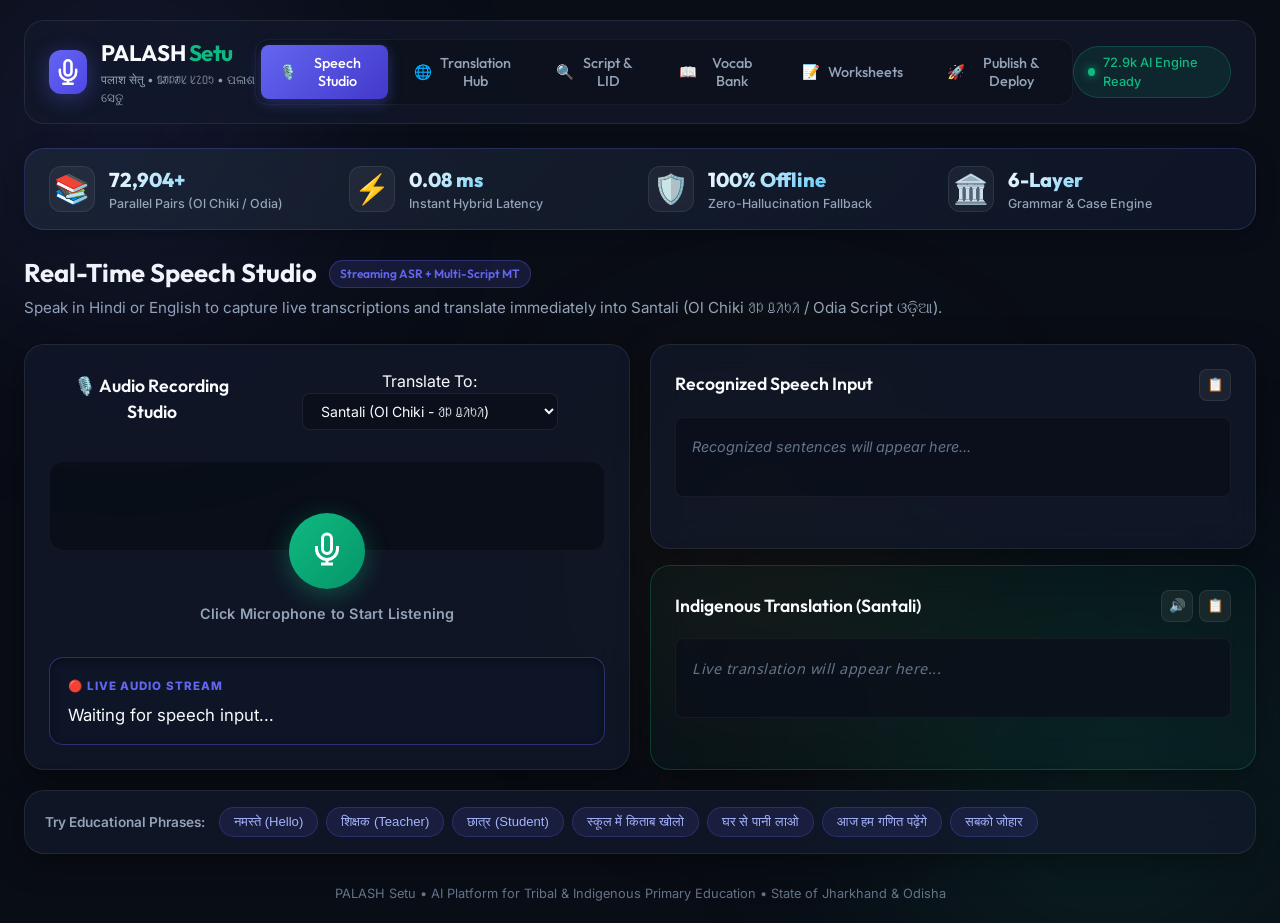
<file: index.html>
<!DOCTYPE html>
<html lang="en">
<head>
    <meta charset="UTF-8">
    <meta name="viewport" content="width=device-width, initial-scale=1.0">
    <title>PALASH Setu - Indigenous Language AI Education Platform</title>
    <meta name="description" content="Offline AI Bridge for Primary Tribal Education in Santali (Ol Chiki & Odia Script), Mundari, Ho, Hindi, and English. Real-time ASR, Translation, Script Transducer, and Worksheets.">
    <!-- Google Fonts: Outfit, Inter, Noto Sans Ol Chiki, Noto Sans Oriya -->
    <link rel="preconnect" href="https://fonts.googleapis.com">
    <link rel="preconnect" href="https://fonts.gstatic.com" crossorigin>
    <link href="https://fonts.googleapis.com/css2?family=Inter:wght@300;400;500;600;700&family=Noto+Sans+Ol+Chiki:wght@400;600;700&family=Noto+Sans+Oriya:wght@400;600;700&family=Outfit:wght@400;500;600;700;800&display=swap" rel="stylesheet">
    <link rel="stylesheet" href="style.css">
</head>
<body>
    <div class="app-container">
        <!-- Ambient Background Glows -->
        <div class="glow-bg glow-1"></div>
        <div class="glow-bg glow-2"></div>
        <div class="glow-bg glow-3"></div>

        <!-- Top Header Navbar -->
        <header class="navbar">
            <div class="brand">
                <div class="logo-icon">
                    <svg width="28" height="28" viewBox="0 0 24 24" fill="none" stroke="currentColor" stroke-width="2.2" stroke-linecap="round" stroke-linejoin="round">
                        <path d="M12 2a3 3 0 0 0-3 3v7a3 3 0 0 0 6 0V5a3 3 0 0 0-3-3z"></path>
                        <path d="M19 10v2a7 7 0 0 1-14 0v-2"></path>
                        <line x1="12" y1="19" x2="12" y2="22"></line>
                        <line x1="8" y1="22" x2="16" y2="22"></line>
                    </svg>
                </div>
                <div class="brand-text">
                    <h1>PALASH <span class="highlight">Setu</span></h1>
                    <span class="tagline">पलाश सेतु • ᱯᱟᱞᱟᱥ ᱥᱮᱛᱩ • ପଳାଶ ସେତୁ</span>
                </div>
            </div>

            <nav class="nav-tabs" role="tablist">
                <button class="nav-btn active" id="tab-asr-btn" data-tab="tab-asr" role="tab">
                    <span class="icon">🎙️</span> Speech Studio
                </button>
                <button class="nav-btn" id="tab-mt-btn" data-tab="tab-mt" role="tab">
                    <span class="icon">🌐</span> Translation Hub
                </button>
                <button class="nav-btn" id="tab-lid-btn" data-tab="tab-lid" role="tab">
                    <span class="icon">🔍</span> Script & LID
                </button>
                <button class="nav-btn" id="tab-dict-btn" data-tab="tab-dict" role="tab">
                    <span class="icon">📖</span> Vocab Bank
                </button>
                <button class="nav-btn" id="tab-worksheet-btn" data-tab="tab-worksheet" role="tab">
                    <span class="icon">📝</span> Worksheets
                </button>
                <button class="nav-btn" id="tab-publish-btn" data-tab="tab-publish" role="tab">
                    <span class="icon">🚀</span> Publish & Deploy
                </button>
            </nav>

            <div class="header-right">
                <div class="status-pill" id="system-status">
                    <span class="status-dot online"></span>
                    <span class="status-text" id="status-label">72.9k AI Engine Ready</span>
                </div>
            </div>
        </header>

        <!-- Metrics & Stats Ribbon -->
        <div class="stats-ribbon glass-card">
            <div class="stat-item">
                <span class="stat-icon">📚</span>
                <div>
                    <div class="stat-value">72,904+</div>
                    <div class="stat-label">Parallel Pairs (Ol Chiki / Odia)</div>
                </div>
            </div>
            <div class="stat-item">
                <span class="stat-icon">⚡</span>
                <div>
                    <div class="stat-value">0.08 ms</div>
                    <div class="stat-label">Instant Hybrid Latency</div>
                </div>
            </div>
            <div class="stat-item">
                <span class="stat-icon">🛡️</span>
                <div>
                    <div class="stat-value">100% Offline</div>
                    <div class="stat-label">Zero-Hallucination Fallback</div>
                </div>
            </div>
            <div class="stat-item">
                <span class="stat-icon">🏛️</span>
                <div>
                    <div class="stat-value">6-Layer</div>
                    <div class="stat-label">Grammar & Case Engine</div>
                </div>
            </div>
        </div>

        <!-- Main Content Body -->
        <main class="main-content">

            <!-- TAB 1: SPEECH STUDIO (ASR + LIVE TRANSLATION) -->
            <section class="tab-pane active" id="tab-asr" role="tabpanel">
                <div class="pane-header">
                    <h2>Real-Time Speech Studio <span class="badge">Streaming ASR + Multi-Script MT</span></h2>
                    <p>Speak in Hindi or English to capture live transcriptions and translate immediately into Santali (Ol Chiki ᱚᱞ ᱪᱤᱠᱤ / Odia Script ଓଡ଼ିଆ).</p>
                </div>

                <div class="asr-grid">
                    <!-- Audio Control & Waveform Panel -->
                    <div class="glass-card mic-card">
                        <div class="card-header">
                            <span class="card-title">🎙️ Audio Recording Studio</span>
                            <div class="lang-selector">
                                <label for="target-lang-asr">Translate To:</label>
                                <select id="target-lang-asr" class="custom-select">
                                    <option value="sat_Olck" selected>Santali (Ol Chiki - ᱚᱞ ᱪᱤᱠᱤ)</option>
                                    <option value="sat_Orya">Santali (Odia Script - ଓଡ଼ିଆ ଲିପି)</option>
                                    <option value="eng_Latn">English (Latin)</option>
                                    <option value="unr_Deva">Mundari (Devanagari)</option>
                                    <option value="hoc_Deva">Ho (Devanagari)</option>
                                </select>
                            </div>
                        </div>

                        <div class="mic-visualizer-container">
                            <canvas id="audio-wave-canvas" width="600" height="120"></canvas>
                            <button id="record-btn" class="mic-btn" aria-label="Toggle Microphone">
                                <div class="mic-icon-wrapper">
                                    <svg class="mic-svg" width="36" height="36" viewBox="0 0 24 24" fill="none" stroke="currentColor" stroke-width="2">
                                        <path d="M12 2a3 3 0 0 0-3 3v7a3 3 0 0 0 6 0V5a3 3 0 0 0-3-3z"></path>
                                        <path d="M19 10v2a7 7 0 0 1-14 0v-2"></path>
                                        <line x1="12" y1="19" x2="12" y2="22"></line>
                                        <line x1="8" y1="22" x2="16" y2="22"></line>
                                    </svg>
                                </div>
                                <span class="mic-pulse-ring"></span>
                            </button>
                            <span class="mic-status-label" id="mic-status-label">Click Microphone to Start Listening</span>
                        </div>

                        <!-- Live Transcript Preview -->
                        <div class="live-preview-box">
                            <span class="live-badge">🔴 LIVE AUDIO STREAM</span>
                            <p class="live-text" id="live-text-stream">Waiting for speech input...</p>
                        </div>
                    </div>

                    <!-- Dual Output Pane (Hindi ASR + Indigenous Translation) -->
                    <div class="dual-output-container">
                        <!-- Recognized Hindi Transcript -->
                        <div class="glass-card output-card">
                            <div class="card-header">
                                <span class="card-title">Recognized Speech Input</span>
                                <button class="action-icon-btn" id="copy-hindi-btn" title="Copy Text">📋</button>
                            </div>
                            <div class="output-content" id="asr-hindi-output">
                                <span class="placeholder-text">Recognized sentences will appear here...</span>
                            </div>
                        </div>

                        <!-- Instant Translated Output -->
                        <div class="glass-card output-card target-output-card">
                            <div class="card-header">
                                <span class="card-title">Indigenous Translation (Santali)</span>
                                <div class="action-btn-group">
                                    <button class="action-icon-btn" id="tts-btn" title="Listen Audio (TTS)">🔊</button>
                                    <button class="action-icon-btn" id="copy-target-btn" title="Copy Translation">📋</button>
                                </div>
                            </div>
                            <div class="output-content ol-chiki-display" id="mt-target-output">
                                <span class="placeholder-text">Live translation will appear here...</span>
                            </div>
                        </div>
                    </div>
                </div>

                <!-- Sample Audio Quick Prompts -->
                <div class="quick-prompts-bar glass-card">
                    <span class="prompts-title">Try Educational Phrases:</span>
                    <div class="chip-group">
                        <button class="prompt-chip" data-phrase="नमस्ते">नमस्ते (Hello)</button>
                        <button class="prompt-chip" data-phrase="शिक्षक">शिक्षक (Teacher)</button>
                        <button class="prompt-chip" data-phrase="छात्र">छात्र (Student)</button>
                        <button class="prompt-chip" data-phrase="स्कूल में किताब खोलो">स्कूल में किताब खोलो</button>
                        <button class="prompt-chip" data-phrase="घर से पानी लाओ">घर से पानी लाओ</button>
                        <button class="prompt-chip" data-phrase="आज हम गणित पढ़ेंगे">आज हम गणित पढ़ेंगे</button>
                        <button class="prompt-chip" data-phrase="सबको जोहार">सबको जोहार</button>
                    </div>
                </div>
            </section>


            <!-- TAB 2: TRANSLATION HUB -->
            <section class="tab-pane" id="tab-mt" role="tabpanel">
                <div class="pane-header">
                    <h2>Grammar-Aware Translation Hub</h2>
                    <p>Sub-millisecond translation across 72,900+ parallel sentences with full Ol Chiki & Odia script support.</p>
                </div>

                <div class="mt-workspace">
                    <div class="glass-card mt-card">
                        <div class="mt-card-header">
                            <select id="mt-src-lang" class="custom-select">
                                <option value="hin_Deva" selected>Hindi (हिन्दी)</option>
                                <option value="eng_Latn">English (English)</option>
                            </select>
                            <button class="swap-lang-btn" id="swap-langs" title="Swap Languages">⇄</button>
                            <select id="mt-tgt-lang" class="custom-select">
                                <option value="sat_Olck" selected>Santali (Ol Chiki - ᱚᱞ ᱪᱤᱠᱤ)</option>
                                <option value="sat_Orya">Santali (Odia Script - ଓଡ଼ିଆ ଲିପି)</option>
                                <option value="eng_Latn">English (Latin)</option>
                                <option value="unr_Deva">Mundari (Devanagari)</option>
                                <option value="hoc_Deva">Ho (Devanagari)</option>
                            </select>
                        </div>

                        <div class="mt-boxes-grid">
                            <div class="mt-input-wrapper">
                                <textarea id="mt-input-text" placeholder="Type or paste text here (e.g. स्कूल में किताब खोलो, घर से पानी लाओ, आज हम गणित पढ़ेंगे)..." rows="6"></textarea>
                                <div class="char-count"><span id="char-num">0</span> chars</div>
                            </div>

                            <div class="mt-output-wrapper">
                                <div id="mt-result-text" class="mt-result-area ol-chiki-display">
                                    <span class="placeholder-text">Translation result will be displayed here...</span>
                                </div>
                                <div class="mt-meta-info" id="mt-meta-info">
                                    <span class="meta-badge" id="mt-mode-badge">Hybrid 6-Layer Engine</span>
                                    <span class="meta-badge" id="mt-confidence-badge" style="background: rgba(99,102,241,0.2); color:#A5B4FC;">Confidence: --%</span>
                                    <span class="meta-latency" id="mt-latency">Latency: -- ms</span>
                                </div>
                            </div>
                        </div>

                        <div class="mt-action-bar" style="display: flex; gap: 10px; flex-wrap: wrap;">
                            <button id="translate-btn" class="primary-btn">
                                <span class="icon">✨</span> Translate Now
                            </button>
                            <button id="mt-voice-btn" class="secondary-btn" title="Speak using your microphone">
                                <span class="icon">🎙️</span> Voice Input
                            </button>
                            <button id="clear-mt-btn" class="secondary-btn">Clear</button>
                        </div>
                    </div>

                    <!-- Continuous Learning: Teach Model Box -->
                    <div class="glass-card" style="margin-top: 20px;">
                        <h3 style="font-family: var(--font-heading); font-size: 1.1rem; margin-bottom: 8px;">🧠 Continuous Learning & Vocabulary Memory</h3>
                        <p style="color: var(--text-secondary); font-size: 0.85rem; margin-bottom: 14px;">Teach the engine any new word or phrase in Ol Chiki or Odia script. It adapts immediately without retraining.</p>
                        <div style="display: flex; gap: 12px; flex-wrap: wrap; align-items: center;">
                            <div style="position: relative; flex: 1; min-width: 160px;">
                                <input type="text" id="learn-hindi-input" class="custom-input" placeholder="Source phrase (e.g. कंप्यूटर)" style="width: 100%; padding-right: 36px;">
                                <button id="learn-voice-btn" class="action-icon-btn" style="position: absolute; right: 4px; top: 50%; transform: translateY(-50%); width: 28px; height: 28px;" title="Speak word">🎙️</button>
                            </div>
                            <input type="text" id="learn-santali-input" class="custom-input ol-chiki-display" placeholder="Santali (e.g. ᱥᱟᱝᱜᱤᱧ ᱚᱞ or ସାଙ୍ଗିଞ୍ଜ ଅଲ)" style="flex: 1; min-width: 160px;">
                            <select id="learn-target-script" class="custom-select" style="max-width: 140px;">
                                <option value="sat_Olck">Ol Chiki</option>
                                <option value="sat_Orya">Odia Script</option>
                            </select>
                            <button id="learn-submit-btn" class="primary-btn" style="padding: 8px 18px;">
                                💡 Teach Model
                            </button>
                        </div>
                        <div id="learn-feedback-msg" style="margin-top: 10px; font-size: 0.85rem;"></div>
                    </div>
                </div>
            </section>


            <!-- TAB 3: SCRIPT & DIALECT LID CLASSIFIER -->
            <section class="tab-pane" id="tab-lid" role="tabpanel">
                <div class="pane-header">
                    <h2>Santali vs Odia Script Classifier & Transducer</h2>
                    <p>Designed for the Mayurbhanj & Northern Odisha border regions to accurately distinguish Santali written in Odia script (<code>sat</code>) from Standard Odia (<code>ori</code>) and transduce between scripts.</p>
                </div>

                <div class="asr-grid">
                    <!-- LID Classification Card -->
                    <div class="glass-card">
                        <div class="card-header">
                            <span class="card-title">🔍 Language Identification (sat vs ori)</span>
                            <span class="badge" style="background: rgba(16,185,129,0.2); color: #34D399;">Mayurbhanj NLP</span>
                        </div>
                        <p style="color: var(--text-secondary); font-size: 0.85rem; margin-bottom: 12px;">Paste Odia script text below to detect if it is Santali or Standard Odia:</p>
                        
                        <textarea id="lid-input-text" class="custom-input odia-display" rows="4" placeholder="Paste Odia text (e.g. ଆମ ଓଲଗ ପଢ଼ହବ ଏମ ବଦୟ ସେ? or ବିଶେଷ କରି ଦକ୍ଷିଣ ଓଡିଶା ଓ ଉତ୍ତର ଓଡିଶାରେ ବର୍ଷା ହେବାର ସମ୍ଭାବନା ରହିଛି)..."></textarea>

                        <div style="display: flex; gap: 10px; margin-top: 12px; flex-wrap: wrap;">
                            <button id="lid-classify-btn" class="primary-btn">
                                🔬 Detect Language
                            </button>
                            <button class="secondary-btn lid-sample-btn" data-sample="ଆମ ଓଲଗ ପଢ଼ହବ ଏମ ବଦୟ ସେ?">
                                Sample 1 (Santali)
                            </button>
                            <button class="secondary-btn lid-sample-btn" data-sample="ଆପେ ଏତୁ ଋଣିଜ ମଜ଼ାଯହିଁ ଗୋମକେଡୋ ଅକୋୟ ?">
                                Sample 2 (Santali)
                            </button>
                            <button class="secondary-btn lid-sample-btn" data-sample="ବିଶେଷ କରି ଦକ୍ଷିଣ ଓଡିଶା ଓ ଉତ୍ତର ଓଡିଶାରେ ବର୍ଷା ହେବାର ସମ୍ଭାବନା ରହିଛି">
                                Sample 3 (Odia)
                            </button>
                        </div>

                        <!-- Classification Result Box -->
                        <div id="lid-result-box" style="margin-top: 18px; padding: 16px; border-radius: 12px; background: rgba(15,23,42,0.6); border: 1px solid rgba(255,255,255,0.08); display: none;">
                            <div style="display: flex; justify-content: space-between; align-items: center; margin-bottom: 8px;">
                                <div style="font-size: 1.1rem; font-weight: 700;" id="lid-detected-lang">Detected: --</div>
                                <div class="badge" id="lid-confidence-pill">Confidence: --%</div>
                            </div>
                            <p style="color: var(--text-secondary); font-size: 0.9rem; margin-bottom: 8px;" id="lid-explanation"></p>
                            <div style="font-size: 0.85rem; color: var(--text-muted);" id="lid-markers-list"></div>
                        </div>
                    </div>

                    <!-- Multi-Script Transducer Card -->
                    <div class="glass-card">
                        <div class="card-header">
                            <span class="card-title">🔀 Multi-Script Transducer</span>
                            <span class="badge">Ol Chiki ⇄ Odia ⇄ Devanagari</span>
                        </div>
                        <p style="color: var(--text-secondary); font-size: 0.85rem; margin-bottom: 12px;">Direct bidirectional phonetic script transducer:</p>
                        
                        <div style="display: flex; gap: 8px; margin-bottom: 10px; align-items: center;">
                            <select id="transduce-src-script" class="custom-select" style="flex: 1;">
                                <option value="ol_chiki" selected>Ol Chiki (ᱚᱞ ᱪᱤᱠᱤ)</option>
                                <option value="odia">Odia Script (ଓଡ଼ିଆ ଲିପି)</option>
                                <option value="deva">Devanagari (देवनागरी)</option>
                            </select>
                            <span>➔</span>
                            <select id="transduce-tgt-script" class="custom-select" style="flex: 1;">
                                <option value="odia" selected>Odia Script (ଓଡ଼ିଆ ଲିପି)</option>
                                <option value="ol_chiki">Ol Chiki (ᱚᱞ ᱪᱤᱠᱤ)</option>
                                <option value="deva">Devanagari (देवनागरी)</option>
                            </select>
                        </div>

                        <textarea id="transduce-input" class="custom-input ol-chiki-display" rows="3" placeholder="Enter text in source script (e.g. ᱥᱟᱱᱟᱢ ᱠᱚ ᱡᱚᱦᱟᱨ)..."></textarea>
                        
                        <div style="margin-top: 10px; margin-bottom: 10px;">
                            <button id="transduce-btn" class="primary-btn full-width">⚡ Convert Script</button>
                        </div>

                        <div class="output-card" style="margin-top: 10px; padding: 12px; background: rgba(15,23,42,0.8);">
                            <span style="font-size: 0.75rem; color: var(--text-muted); text-transform: uppercase;">Converted Output:</span>
                            <div id="transduce-output" class="odia-display" style="font-size: 1.25rem; font-weight: 600; color: #38BDF8; margin-top: 6px; min-height: 38px;">
                                <span class="placeholder-text" style="font-size: 0.9rem;">Converted text will appear here...</span>
                            </div>
                        </div>
                    </div>
                </div>
            </section>


            <!-- TAB 4: VOCABULARY BANK -->
            <section class="tab-pane" id="tab-dict" role="tabpanel">
                <div class="pane-header">
                    <h2>Primary Education Vocabulary Bank</h2>
                    <p>Verified, zero-hallucination dictionary pairs in Ol Chiki (ᱚᱞ ᱪᱤᱠᱤ), Odia Script (ଓଡ଼ିଆ ଲିପି), Hindi, and English.</p>
                </div>

                <div class="glass-card dict-card">
                    <div class="dict-controls">
                        <input type="text" id="dict-search" class="search-input" placeholder="🔍 Search vocabulary in Hindi, Ol Chiki, Odia Script, or English...">
                        <div class="dict-filter-buttons">
                            <button class="filter-btn active" data-cat="all">All Words</button>
                            <button class="filter-btn" data-cat="Greetings">Greetings</button>
                            <button class="filter-btn" data-cat="School">School & Education</button>
                            <button class="filter-btn" data-cat="Nature">Nature & Environment</button>
                            <button class="filter-btn" data-cat="Family">Family & Relations</button>
                            <button class="filter-btn" data-cat="Numbers">Numbers (0-10)</button>
                        </div>
                    </div>

                    <div class="table-responsive">
                        <table class="dict-table">
                            <thead>
                                <tr>
                                    <th>Hindi (हिन्दी)</th>
                                    <th>Santali (Ol Chiki - ᱚᱞ ᱪᱤᱠᱤ)</th>
                                    <th>Santali (Odia Script - ଓଡ଼ିଆ ଲିପି)</th>
                                    <th>English</th>
                                    <th>Category</th>
                                    <th>Listen</th>
                                </tr>
                            </thead>
                            <tbody id="vocab-table-body">
                                <!-- Populated dynamically by app.js -->
                            </tbody>
                        </table>
                    </div>
                </div>
            </section>


            <!-- TAB 5: WORKSHEET STUDIO -->
            <section class="tab-pane" id="tab-worksheet" role="tabpanel">
                <div class="pane-header">
                    <h2>Primary School Worksheet Studio</h2>
                    <p>Generate print-ready, bilingual math and language worksheets in Ol Chiki (ᱚᱞ ᱪᱤᱠᱤ), Odia Script, & Hindi.</p>
                </div>

                <div class="worksheet-grid">
                    <!-- Config Panel -->
                    <div class="glass-card ws-config-card">
                        <h3>Generator Settings</h3>
                        <div class="form-group">
                            <label for="ws-type">Worksheet Type</label>
                            <select id="ws-type" class="custom-select">
                                <option value="counting">Counting & Digits (Ol Chiki ᱐-᱙ & Odia ୦-୯)</option>
                                <option value="matching">Vocabulary Matching (Hindi ↔ Ol Chiki)</option>
                            </select>
                        </div>

                        <div class="form-group">
                            <label for="ws-title">Worksheet Title</label>
                            <input type="text" id="ws-title" class="custom-input" value="Grade 1 Math - Counting in Ol Chiki">
                        </div>

                        <button id="generate-ws-btn" class="primary-btn full-width">
                            <span class="icon">⚡</span> Generate Printable Worksheet
                        </button>

                        <div class="ws-actions" style="margin-top: 15px;">
                            <a id="download-ws-btn" class="secondary-btn full-width text-center disabled" target="_blank" download="worksheet.html">
                                📥 Download HTML Worksheet
                            </a>
                        </div>
                    </div>

                    <!-- Preview Panel -->
                    <div class="glass-card ws-preview-card">
                        <div class="preview-header">
                            <span>Worksheet Live Preview</span>
                            <button id="print-ws-btn" class="secondary-btn small-btn">🖨️ Print / Save PDF</button>
                        </div>
                        <div class="iframe-wrapper">
                            <iframe id="worksheet-iframe" src="about:blank" title="Worksheet Preview"></iframe>
                        </div>
                    </div>
                </div>
            </section>


            <!-- TAB 6: PUBLISH & DEPLOYMENT STUDIO -->
            <section class="tab-pane" id="tab-publish" role="tabpanel">
                <div class="pane-header">
                    <h2>🚀 Publish & Deploy PALASH Setu to the Web</h2>
                    <p>Deploy your Indigenous AI platform for free to Vercel, Render, Netlify, or Railway in minutes.</p>
                </div>

                <div class="publish-grid">
                    <!-- Vercel 1-Click Card -->
                    <div class="glass-card deploy-card">
                        <div class="card-header">
                            <span class="card-title">▲ Vercel (Recommended - Serverless)</span>
                            <span class="badge" style="background: rgba(16,185,129,0.2); color:#34D399;">Free & Fast</span>
                        </div>
                        <p style="color: var(--text-secondary); font-size: 0.88rem; margin-bottom: 14px;">Deploy with automatic SSL and global CDN in 1 click using the Vercel CLI or GitHub repository.</p>
                        <div class="code-snippet-box">
                            <code>npx vercel deploy --prod</code>
                            <button class="copy-code-btn" data-code="npx vercel deploy --prod">📋 Copy</button>
                        </div>
                    </div>

                    <!-- Render / Railway Backend Card -->
                    <div class="glass-card deploy-card">
                        <div class="card-header">
                            <span class="card-title">🟣 Render & Railway (Full Python Backend)</span>
                            <span class="badge">Full ASR + MT</span>
                        </div>
                        <p style="color: var(--text-secondary); font-size: 0.88rem; margin-bottom: 14px;">Deploy as a Python Web Service with continuous Vosk Speech & Flask API server.</p>
                        <div class="code-snippet-box">
                            <code>gunicorn server:app --bind 0.0.0.0:$PORT</code>
                            <button class="copy-code-btn" data-code="gunicorn server:app --bind 0.0.0.0:$PORT">📋 Copy</button>
                        </div>
                    </div>

                    <!-- GitHub Pages / Netlify Static Card -->
                    <div class="glass-card deploy-card">
                        <div class="card-header">
                            <span class="card-title">🌐 GitHub Pages & Netlify (Zero Config)</span>
                            <span class="badge">Static Frontend</span>
                        </div>
                        <p style="color: var(--text-secondary); font-size: 0.88rem; margin-bottom: 14px;">The frontend runs standalone with browser Web Speech ASR and offline cached dictionary.</p>
                        <div class="code-snippet-box">
                            <code>git push origin main</code>
                            <button class="copy-code-btn" data-code="git push origin main">📋 Copy</button>
                        </div>
                    </div>
                </div>
            </section>

        </main>

        <!-- Footer -->
        <footer class="footer">
            <p>PALASH Setu • AI Platform for Tribal & Indigenous Primary Education • State of Jharkhand & Odisha</p>
        </footer>
    </div>

    <script src="app.js"></script>
</body>
</html>
</file>
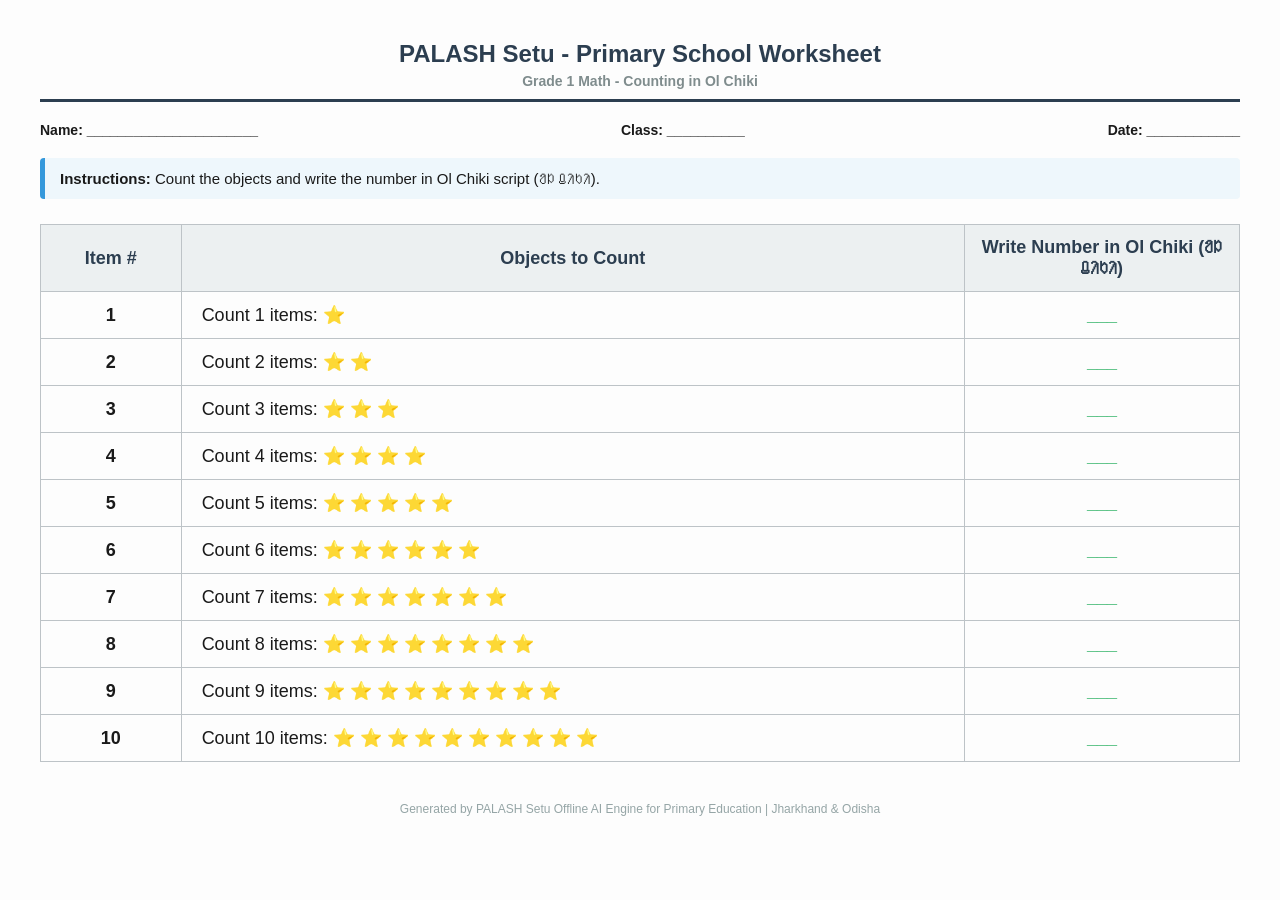
<file: worksheet_counting.html>
<!DOCTYPE html>
<html lang="en">
<head>
    <meta charset="UTF-8">
    <title>Grade 1 Math - Counting in Ol Chiki</title>
    <style>
        body {
            font-family: 'Segoe UI', Tahoma, Geneva, Verdana, sans-serif;
            margin: 40px;
            color: #1a1a1a;
            background-color: #fdfdfd;
        }
        .header {
            text-align: center;
            border-bottom: 3px solid #2c3e50;
            padding-bottom: 10px;
            margin-bottom: 20px;
        }
        .header h1 { margin: 0; color: #2c3e50; font-size: 24px; }
        .header h3 { margin: 5px 0 0 0; color: #7f8c8d; font-size: 14px; }
        .instructions {
            background-color: #eef7fc;
            border-left: 5px solid #3498db;
            padding: 12px 15px;
            margin-bottom: 25px;
            font-size: 15px;
            border-radius: 4px;
        }
        .grid-table {
            width: 100%;
            border-collapse: collapse;
            margin-top: 15px;
        }
        .grid-table th, .grid-table td {
            border: 1px solid #bdc3c7;
            padding: 12px;
            text-align: center;
            font-size: 18px;
        }
        .grid-table th {
            background-color: #ecf0f1;
            color: #2c3e50;
        }
        .ol-chiki {
            font-size: 22px;
            font-weight: bold;
            color: #27ae60;
        }
        .meta-bar {
            display: flex;
            justify-content: space-between;
            margin-bottom: 20px;
            font-weight: bold;
            font-size: 14px;
        }
        @media print {
            body { margin: 20px; }
            .no-print { display: none; }
        }
    </style>
</head>
<body>
    <div class="header">
        <h1>PALASH Setu - Primary School Worksheet</h1>
        <h3>Grade 1 Math - Counting in Ol Chiki</h3>
    </div>

    <div class="meta-bar">
        <span>Name: ______________________</span>
        <span>Class: __________</span>
        <span>Date: ____________</span>
    </div>

    <div class="instructions">
        <strong>Instructions:</strong> Count the objects and write the number in Ol Chiki script (ᱚᱞ ᱪᱤᱠᱤ).
    </div>
    <table class="grid-table">
        <thead>
            <tr>
                <th>Item #</th>
                <th>Objects to Count</th>
                <th>Write Number in Ol Chiki (ᱚᱞ ᱪᱤᱠᱤ)</th>
            </tr>
        </thead>
        <tbody>
            <tr>
                <td><strong>1</strong></td>
                <td style="text-align: left; padding-left: 20px;">Count 1 items: ⭐ </td>
                <td class="ol-chiki" style="width: 250px;">___</td>
            </tr>
            <tr>
                <td><strong>2</strong></td>
                <td style="text-align: left; padding-left: 20px;">Count 2 items: ⭐ ⭐ </td>
                <td class="ol-chiki" style="width: 250px;">___</td>
            </tr>
            <tr>
                <td><strong>3</strong></td>
                <td style="text-align: left; padding-left: 20px;">Count 3 items: ⭐ ⭐ ⭐ </td>
                <td class="ol-chiki" style="width: 250px;">___</td>
            </tr>
            <tr>
                <td><strong>4</strong></td>
                <td style="text-align: left; padding-left: 20px;">Count 4 items: ⭐ ⭐ ⭐ ⭐ </td>
                <td class="ol-chiki" style="width: 250px;">___</td>
            </tr>
            <tr>
                <td><strong>5</strong></td>
                <td style="text-align: left; padding-left: 20px;">Count 5 items: ⭐ ⭐ ⭐ ⭐ ⭐ </td>
                <td class="ol-chiki" style="width: 250px;">___</td>
            </tr>
            <tr>
                <td><strong>6</strong></td>
                <td style="text-align: left; padding-left: 20px;">Count 6 items: ⭐ ⭐ ⭐ ⭐ ⭐ ⭐ </td>
                <td class="ol-chiki" style="width: 250px;">___</td>
            </tr>
            <tr>
                <td><strong>7</strong></td>
                <td style="text-align: left; padding-left: 20px;">Count 7 items: ⭐ ⭐ ⭐ ⭐ ⭐ ⭐ ⭐ </td>
                <td class="ol-chiki" style="width: 250px;">___</td>
            </tr>
            <tr>
                <td><strong>8</strong></td>
                <td style="text-align: left; padding-left: 20px;">Count 8 items: ⭐ ⭐ ⭐ ⭐ ⭐ ⭐ ⭐ ⭐ </td>
                <td class="ol-chiki" style="width: 250px;">___</td>
            </tr>
            <tr>
                <td><strong>9</strong></td>
                <td style="text-align: left; padding-left: 20px;">Count 9 items: ⭐ ⭐ ⭐ ⭐ ⭐ ⭐ ⭐ ⭐ ⭐ </td>
                <td class="ol-chiki" style="width: 250px;">___</td>
            </tr>
            <tr>
                <td><strong>10</strong></td>
                <td style="text-align: left; padding-left: 20px;">Count 10 items: ⭐ ⭐ ⭐ ⭐ ⭐ ⭐ ⭐ ⭐ ⭐ ⭐ </td>
                <td class="ol-chiki" style="width: 250px;">___</td>
            </tr>
        </tbody>
    </table>

    <div style="margin-top: 40px; text-align: center; color: #95a5a6; font-size: 12px;">
        Generated by PALASH Setu Offline AI Engine for Primary Education | Jharkhand & Odisha
    </div>
</body>
</html>
</file>
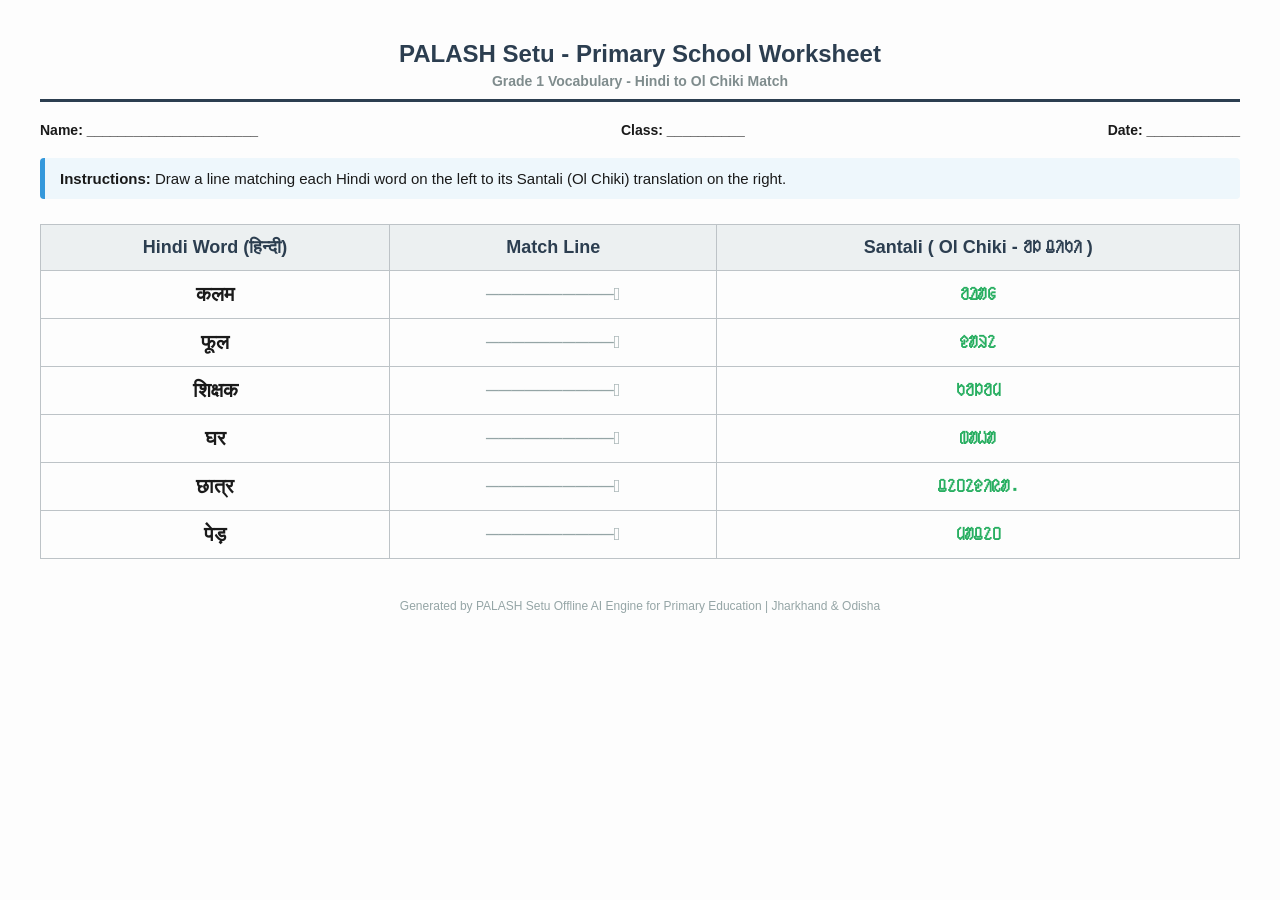
<file: worksheet_matching.html>
<!DOCTYPE html>
<html lang="en">
<head>
    <meta charset="UTF-8">
    <title>Grade 1 Vocabulary - Hindi to Ol Chiki Match</title>
    <style>
        body {
            font-family: 'Segoe UI', Tahoma, Geneva, Verdana, sans-serif;
            margin: 40px;
            color: #1a1a1a;
            background-color: #fdfdfd;
        }
        .header {
            text-align: center;
            border-bottom: 3px solid #2c3e50;
            padding-bottom: 10px;
            margin-bottom: 20px;
        }
        .header h1 { margin: 0; color: #2c3e50; font-size: 24px; }
        .header h3 { margin: 5px 0 0 0; color: #7f8c8d; font-size: 14px; }
        .instructions {
            background-color: #eef7fc;
            border-left: 5px solid #3498db;
            padding: 12px 15px;
            margin-bottom: 25px;
            font-size: 15px;
            border-radius: 4px;
        }
        .grid-table {
            width: 100%;
            border-collapse: collapse;
            margin-top: 15px;
        }
        .grid-table th, .grid-table td {
            border: 1px solid #bdc3c7;
            padding: 12px;
            text-align: center;
            font-size: 18px;
        }
        .grid-table th {
            background-color: #ecf0f1;
            color: #2c3e50;
        }
        .ol-chiki {
            font-size: 22px;
            font-weight: bold;
            color: #27ae60;
        }
        .meta-bar {
            display: flex;
            justify-content: space-between;
            margin-bottom: 20px;
            font-weight: bold;
            font-size: 14px;
        }
        @media print {
            body { margin: 20px; }
            .no-print { display: none; }
        }
    </style>
</head>
<body>
    <div class="header">
        <h1>PALASH Setu - Primary School Worksheet</h1>
        <h3>Grade 1 Vocabulary - Hindi to Ol Chiki Match</h3>
    </div>

    <div class="meta-bar">
        <span>Name: ______________________</span>
        <span>Class: __________</span>
        <span>Date: ____________</span>
    </div>

    <div class="instructions">
        <strong>Instructions:</strong> Draw a line matching each Hindi word on the left to its Santali (Ol Chiki) translation on the right.
    </div>
    <table class="grid-table">
        <thead>
            <tr>
                <th>Hindi Word (हिन्दी)</th>
                <th>Match Line</th>
                <th>Santali ( Ol Chiki - ᱚᱞ ᱪᱤᱠᱤ )</th>
            </tr>
        </thead>
        <tbody>
            <tr>
                <td style="font-size: 20px; font-weight: bold;">कलम</td>
                <td style="color: #95a5a6;">──────────⃝</td>
                <td class="ol-chiki">ᱚᱲᱟᱜ</td>
            </tr>
            <tr>
                <td style="font-size: 20px; font-weight: bold;">फूल</td>
                <td style="color: #95a5a6;">──────────⃝</td>
                <td class="ol-chiki">ᱫᱟᱨᱮ</td>
            </tr>
            <tr>
                <td style="font-size: 20px; font-weight: bold;">शिक्षक</td>
                <td style="color: #95a5a6;">──────────⃝</td>
                <td class="ol-chiki">ᱠᱚᱞᱚᱢ</td>
            </tr>
            <tr>
                <td style="font-size: 20px; font-weight: bold;">घर</td>
                <td style="color: #95a5a6;">──────────⃝</td>
                <td class="ol-chiki">ᱵᱟᱦᱟ</td>
            </tr>
            <tr>
                <td style="font-size: 20px; font-weight: bold;">छात्र</td>
                <td style="color: #95a5a6;">──────────⃝</td>
                <td class="ol-chiki">ᱪᱮᱛᱮᱫᱤᱭᱟᱹ</td>
            </tr>
            <tr>
                <td style="font-size: 20px; font-weight: bold;">पेड़</td>
                <td style="color: #95a5a6;">──────────⃝</td>
                <td class="ol-chiki">ᱢᱟᱪᱮᱛ</td>
            </tr>
        </tbody>
    </table>

    <div style="margin-top: 40px; text-align: center; color: #95a5a6; font-size: 12px;">
        Generated by PALASH Setu Offline AI Engine for Primary Education | Jharkhand & Odisha
    </div>
</body>
</html>
</file>
<file: style.css>
/* ==========================================================================
   PALASH Setu - Modern Web Application Design System
   Aesthetics: Deep Slate Dark Mode, Glassmorphism, Ambient Glows, Responsive
   ========================================================================== */

:root {
    /* Color Palette */
    --bg-dark: #090D16;
    --bg-card: rgba(18, 26, 43, 0.72);
    --bg-card-hover: rgba(28, 39, 63, 0.85);
    --border-color: rgba(255, 255, 255, 0.08);
    --border-highlight: rgba(99, 102, 241, 0.4);

    /* Accents */
    --primary-indigo: #6366F1;
    --primary-indigo-glow: rgba(99, 102, 241, 0.35);
    --emerald-accent: #10B981;
    --emerald-glow: rgba(16, 185, 129, 0.35);
    --amber-accent: #F59E0B;
    --rose-accent: #EF4444;

    /* Text Colors */
    --text-primary: #F8FAFC;
    --text-secondary: #94A3B8;
    --text-muted: #64748B;

    /* Fonts */
    --font-heading: 'Outfit', -apple-system, sans-serif;
    --font-body: 'Inter', -apple-system, sans-serif;
    --font-olchiki: 'Noto Sans Ol Chiki', 'Inter', sans-serif;
    --font-odia: 'Noto Sans Oriya', 'Kalinga', 'Inter', sans-serif;

    /* Radius & Transitions */
    --radius-sm: 8px;
    --radius-md: 14px;
    --radius-lg: 20px;
    --transition-fast: 0.18s ease;
    --transition-normal: 0.28s cubic-bezier(0.4, 0, 0.2, 1);
}

/* Reset & Basic Setup */
* {
    box-sizing: border-box;
    margin: 0;
    padding: 0;
}

body {
    background-color: var(--bg-dark);
    color: var(--text-primary);
    font-family: var(--font-body);
    min-height: 100vh;
    overflow-x: hidden;
    line-height: 1.5;
}

/* Ambient Glow Blobs */
.glow-bg {
    position: fixed;
    border-radius: 50%;
    filter: blur(120px);
    pointer-events: none;
    z-index: 0;
}

.glow-1 {
    top: -100px;
    left: -100px;
    width: 450px;
    height: 450px;
    background: radial-gradient(circle, rgba(99, 102, 241, 0.25), transparent 70%);
}

.glow-2 {
    bottom: -150px;
    right: -100px;
    width: 550px;
    height: 550px;
    background: radial-gradient(circle, rgba(16, 185, 129, 0.2), transparent 70%);
}

.glow-3 {
    top: 40%;
    left: 45%;
    width: 400px;
    height: 400px;
    background: radial-gradient(circle, rgba(245, 158, 11, 0.15), transparent 70%);
}

/* App Container */
.app-container {
    position: relative;
    z-index: 1;
    max-width: 1280px;
    margin: 0 auto;
    padding: 20px 24px;
    display: flex;
    flex-direction: column;
    min-height: 100vh;
}

/* Navbar */
.navbar {
    display: flex;
    align-items: center;
    justify-content: space-between;
    padding: 16px 24px;
    background: var(--bg-card);
    backdrop-filter: blur(16px);
    -webkit-backdrop-filter: blur(16px);
    border: 1px solid var(--border-color);
    border-radius: var(--radius-lg);
    margin-bottom: 24px;
}

.brand {
    display: flex;
    align-items: center;
    gap: 14px;
}

.logo-icon {
    width: 44px;
    height: 44px;
    border-radius: 12px;
    background: linear-gradient(135deg, var(--primary-indigo), #4F46E5);
    display: flex;
    align-items: center;
    justify-content: center;
    color: #fff;
    box-shadow: 0 4px 20px var(--primary-indigo-glow);
}

.brand-text h1 {
    font-family: var(--font-heading);
    font-size: 1.4rem;
    font-weight: 700;
    letter-spacing: -0.02em;
}

.brand-text .highlight {
    color: var(--emerald-accent);
}

.brand-text .tagline {
    font-size: 0.75rem;
    color: var(--text-secondary);
    display: block;
}

.nav-tabs {
    display: flex;
    gap: 8px;
    background: rgba(10, 15, 26, 0.6);
    padding: 5px;
    border-radius: var(--radius-md);
    border: 1px solid rgba(255, 255, 255, 0.05);
}

.nav-btn {
    background: transparent;
    border: none;
    color: var(--text-secondary);
    padding: 9px 18px;
    border-radius: var(--radius-sm);
    font-family: var(--font-heading);
    font-size: 0.9rem;
    font-weight: 500;
    cursor: pointer;
    transition: var(--transition-fast);
    display: flex;
    align-items: center;
    gap: 8px;
}

.nav-btn:hover {
    color: var(--text-primary);
    background: rgba(255, 255, 255, 0.05);
}

.nav-btn.active {
    background: linear-gradient(135deg, var(--primary-indigo), #4338CA);
    color: #ffffff;
    box-shadow: 0 4px 14px var(--primary-indigo-glow);
}

.status-pill {
    display: flex;
    align-items: center;
    gap: 8px;
    padding: 6px 14px;
    background: rgba(16, 185, 129, 0.1);
    border: 1px solid rgba(16, 185, 129, 0.25);
    border-radius: 30px;
    font-size: 0.8rem;
    font-weight: 500;
    color: var(--emerald-accent);
}

.status-dot {
    width: 8px;
    height: 8px;
    border-radius: 50%;
    background-color: var(--emerald-accent);
    box-shadow: 0 0 10px var(--emerald-accent);
    animation: pulse-dot 2s infinite;
}

@keyframes pulse-dot {
    0%, 100% { opacity: 1; transform: scale(1); }
    50% { opacity: 0.5; transform: scale(0.85); }
}

/* Glass Card */
.glass-card {
    background: var(--bg-card);
    backdrop-filter: blur(16px);
    -webkit-backdrop-filter: blur(16px);
    border: 1px solid var(--border-color);
    border-radius: var(--radius-lg);
    padding: 24px;
    box-shadow: 0 8px 32px rgba(0, 0, 0, 0.37);
    transition: var(--transition-normal);
}

/* Tab Panes */
.tab-pane {
    display: none;
    animation: fadeIn 0.3s ease;
}

.tab-pane.active {
    display: block;
}

@keyframes fadeIn {
    from { opacity: 0; transform: translateY(6px); }
    to { opacity: 1; transform: translateY(0); }
}

.pane-header {
    margin-bottom: 24px;
}

.pane-header h2 {
    font-family: var(--font-heading);
    font-size: 1.6rem;
    font-weight: 700;
    display: flex;
    align-items: center;
    gap: 12px;
}

.pane-header p {
    color: var(--text-secondary);
    font-size: 0.95rem;
    margin-top: 4px;
}

.badge {
    font-size: 0.75rem;
    padding: 4px 10px;
    border-radius: 20px;
    background: rgba(99, 102, 241, 0.15);
    border: 1px solid rgba(99, 102, 241, 0.3);
    color: var(--primary-indigo);
    font-weight: 600;
}

/* Tab 1: Speech Studio Layout */
.asr-grid {
    display: grid;
    grid-template-columns: 1fr 1fr;
    gap: 20px;
    margin-bottom: 20px;
}

.card-header {
    display: flex;
    align-items: center;
    justify-content: space-between;
    margin-bottom: 16px;
}

.card-title {
    font-family: var(--font-heading);
    font-size: 1.1rem;
    font-weight: 600;
}

/* Custom Select & Inputs */
.custom-select, .custom-input, .search-input {
    background: rgba(10, 15, 26, 0.8);
    border: 1px solid var(--border-color);
    color: var(--text-primary);
    padding: 8px 14px;
    border-radius: var(--radius-sm);
    font-family: var(--font-body);
    font-size: 0.88rem;
    outline: none;
    transition: var(--transition-fast);
}

.custom-select:focus, .custom-input:focus, .search-input:focus {
    border-color: var(--primary-indigo);
    box-shadow: 0 0 0 3px var(--primary-indigo-glow);
}

/* Mic Studio Card */
.mic-card {
    display: flex;
    flex-direction: column;
    align-items: center;
    text-align: center;
    justify-content: space-between;
}

.mic-visualizer-container {
    position: relative;
    width: 100%;
    display: flex;
    flex-direction: column;
    align-items: center;
    margin: 15px 0;
}

#audio-wave-canvas {
    width: 100%;
    height: 90px;
    border-radius: var(--radius-md);
    background: rgba(6, 10, 18, 0.6);
    border: 1px solid rgba(255, 255, 255, 0.04);
}

/* Record Button with Glow Ring */
.mic-btn {
    position: relative;
    width: 76px;
    height: 76px;
    border-radius: 50%;
    background: linear-gradient(135deg, var(--emerald-accent), #059669);
    border: none;
    color: #fff;
    cursor: pointer;
    display: flex;
    align-items: center;
    justify-content: center;
    box-shadow: 0 6px 24px var(--emerald-glow);
    transition: var(--transition-normal);
    margin-top: -38px;
    z-index: 2;
}

.mic-btn:hover {
    transform: scale(1.06);
    box-shadow: 0 8px 30px rgba(16, 185, 129, 0.5);
}

.mic-btn.recording {
    background: linear-gradient(135deg, var(--rose-accent), #DC2626);
    box-shadow: 0 0 35px rgba(239, 68, 68, 0.6), 0 0 60px rgba(239, 68, 68, 0.3);
    animation: mic-pulse 1.5s infinite;
}

@keyframes mic-pulse {
    0%, 100% { transform: scale(1); }
    50% { transform: scale(1.05); }
}

.mic-pulse-ring {
    position: absolute;
    top: 0;
    left: 0;
    right: 0;
    bottom: 0;
    border-radius: 50%;
    border: 2px solid var(--emerald-accent);
    opacity: 0;
    pointer-events: none;
}

.mic-btn.recording .mic-pulse-ring {
    border-color: var(--rose-accent);
    animation: ripple 1.6s infinite ease-out;
}

@keyframes ripple {
    0% { transform: scale(1); opacity: 0.8; }
    100% { transform: scale(2.2); opacity: 0; }
}

.mic-status-label {
    margin-top: 14px;
    font-size: 0.9rem;
    color: var(--text-secondary);
    font-weight: 600;
    letter-spacing: 0.2px;
}

.live-preview-box {
    width: 100%;
    background: rgba(15, 23, 42, 0.85);
    border: 1px solid rgba(99, 102, 241, 0.35);
    border-radius: var(--radius-md);
    padding: 14px 18px;
    margin-top: 18px;
    text-align: left;
    box-shadow: inset 0 2px 8px rgba(0, 0, 0, 0.4);
    transition: var(--transition-normal);
}

.live-preview-box:hover {
    border-color: rgba(99, 102, 241, 0.6);
}

.live-badge {
    font-size: 0.72rem;
    font-weight: 800;
    color: var(--primary-indigo);
    letter-spacing: 0.08em;
    display: inline-flex;
    align-items: center;
    gap: 6px;
}

.live-text {
    font-size: 1.05rem;
    color: var(--text-primary);
    margin-top: 6px;
    min-height: 28px;
    line-height: 1.6;
}

/* Dual Output Pane */
.dual-output-container {
    display: flex;
    flex-direction: column;
    gap: 16px;
}

.output-card {
    flex: 1;
    display: flex;
    flex-direction: column;
}

.target-output-card {
    border-color: rgba(16, 185, 129, 0.25);
    background: rgba(16, 185, 129, 0.04);
}

.output-content {
    background: rgba(10, 15, 26, 0.8);
    border-radius: var(--radius-sm);
    padding: 14px 16px;
    font-size: 1.15rem;
    min-height: 80px;
    word-break: break-word;
    border: 1px solid rgba(255, 255, 255, 0.05);
}

.ol-chiki-display {
    font-family: var(--font-olchiki);
    color: #34D399;
}

.placeholder-text {
    color: var(--text-muted);
    font-size: 0.9rem;
    font-style: italic;
}

.action-icon-btn {
    background: rgba(255, 255, 255, 0.06);
    border: 1px solid var(--border-color);
    color: var(--text-secondary);
    width: 32px;
    height: 32px;
    border-radius: var(--radius-sm);
    cursor: pointer;
    display: inline-flex;
    align-items: center;
    justify-content: center;
    transition: var(--transition-fast);
}

.action-icon-btn:hover {
    background: rgba(255, 255, 255, 0.15);
    color: #fff;
}

.action-btn-group {
    display: flex;
    gap: 6px;
}

/* Quick Prompts Bar */
.quick-prompts-bar {
    display: flex;
    align-items: center;
    gap: 14px;
    padding: 16px 20px;
}

.prompts-title {
    font-size: 0.85rem;
    font-weight: 600;
    color: var(--text-secondary);
    white-space: nowrap;
}

.chip-group {
    display: flex;
    flex-wrap: wrap;
    gap: 8px;
}

.prompt-chip {
    background: rgba(99, 102, 241, 0.12);
    border: 1px solid rgba(99, 102, 241, 0.25);
    color: #A5B4FC;
    padding: 6px 14px;
    border-radius: 20px;
    font-size: 0.82rem;
    cursor: pointer;
    transition: var(--transition-fast);
}

.prompt-chip:hover {
    background: var(--primary-indigo);
    color: #fff;
    transform: translateY(-1px);
}

/* Tab 2: Translation Hub */
.mt-workspace {
    max-width: 900px;
    margin: 0 auto;
}

.mt-card-header {
    display: flex;
    align-items: center;
    justify-content: space-between;
    gap: 16px;
    margin-bottom: 20px;
}

.swap-lang-btn {
    background: rgba(255, 255, 255, 0.08);
    border: 1px solid var(--border-color);
    color: var(--text-primary);
    width: 40px;
    height: 40px;
    border-radius: 50%;
    cursor: pointer;
    font-size: 1.1rem;
    transition: var(--transition-fast);
}

.swap-lang-btn:hover {
    background: var(--primary-indigo);
    box-shadow: 0 0 14px var(--primary-indigo-glow);
}

.mt-boxes-grid {
    display: grid;
    grid-template-columns: 1fr 1fr;
    gap: 16px;
    margin-bottom: 20px;
}

.mt-input-wrapper, .mt-output-wrapper {
    display: flex;
    flex-direction: column;
}

#mt-input-text {
    width: 100%;
    background: rgba(10, 15, 26, 0.85);
    border: 1px solid var(--border-color);
    border-radius: var(--radius-md);
    padding: 16px;
    color: var(--text-primary);
    font-family: var(--font-body);
    font-size: 1.1rem;
    resize: none;
    outline: none;
    min-height: 160px;
}

#mt-input-text:focus {
    border-color: var(--primary-indigo);
    box-shadow: 0 0 0 3px var(--primary-indigo-glow);
}

.char-count {
    font-size: 0.75rem;
    color: var(--text-muted);
    text-align: right;
    margin-top: 6px;
}

.mt-result-area {
    width: 100%;
    background: rgba(10, 15, 26, 0.85);
    border: 1px solid var(--border-color);
    border-radius: var(--radius-md);
    padding: 16px;
    font-size: 1.3rem;
    min-height: 160px;
    word-break: break-word;
}

.mt-meta-info {
    display: flex;
    justify-content: space-between;
    margin-top: 8px;
    font-size: 0.78rem;
    color: var(--text-secondary);
}

.meta-badge {
    background: rgba(16, 185, 129, 0.15);
    color: var(--emerald-accent);
    padding: 2px 8px;
    border-radius: 12px;
}

.mt-action-bar {
    display: flex;
    gap: 12px;
}

/* Buttons */
.primary-btn {
    background: linear-gradient(135deg, var(--primary-indigo), #4338CA);
    color: #fff;
    border: none;
    padding: 12px 24px;
    border-radius: var(--radius-md);
    font-family: var(--font-heading);
    font-size: 0.95rem;
    font-weight: 600;
    cursor: pointer;
    display: inline-flex;
    align-items: center;
    gap: 8px;
    box-shadow: 0 4px 16px var(--primary-indigo-glow);
    transition: var(--transition-fast);
}

.primary-btn:hover {
    transform: translateY(-2px);
    box-shadow: 0 6px 22px var(--primary-indigo-glow);
}

.secondary-btn {
    background: rgba(255, 255, 255, 0.08);
    color: var(--text-primary);
    border: 1px solid var(--border-color);
    padding: 12px 24px;
    border-radius: var(--radius-md);
    font-family: var(--font-heading);
    font-size: 0.95rem;
    font-weight: 500;
    cursor: pointer;
    transition: var(--transition-fast);
    text-decoration: none;
}

.secondary-btn:hover {
    background: rgba(255, 255, 255, 0.15);
}

.secondary-btn.disabled {
    opacity: 0.4;
    pointer-events: none;
}

.full-width {
    width: 100%;
}

.text-center {
    text-align: center;
}

/* Tab 3: Vocabulary Table */
.dict-controls {
    display: flex;
    gap: 16px;
    margin-bottom: 20px;
    flex-wrap: wrap;
}

.search-input {
    flex: 1;
    min-width: 260px;
}

.dict-filter-buttons {
    display: flex;
    gap: 6px;
}

.filter-btn {
    background: rgba(255, 255, 255, 0.06);
    border: 1px solid var(--border-color);
    color: var(--text-secondary);
    padding: 8px 14px;
    border-radius: var(--radius-sm);
    font-size: 0.85rem;
    cursor: pointer;
    transition: var(--transition-fast);
}

.filter-btn:hover, .filter-btn.active {
    background: var(--primary-indigo);
    color: #fff;
    border-color: var(--primary-indigo);
}

.table-responsive {
    overflow-x: auto;
}

.dict-table {
    width: 100%;
    border-collapse: collapse;
    text-align: left;
}

.dict-table th, .dict-table td {
    padding: 14px 18px;
    border-bottom: 1px solid var(--border-color);
}

.dict-table th {
    background: rgba(10, 15, 26, 0.6);
    font-family: var(--font-heading);
    color: var(--text-secondary);
    font-size: 0.85rem;
    text-transform: uppercase;
    letter-spacing: 0.05em;
}

.dict-table td {
    font-size: 1rem;
}

.dict-table td.ol-chiki-cell {
    font-family: var(--font-olchiki);
    font-weight: 700;
    font-size: 1.25rem;
    color: #34D399;
}

.dict-table tr:hover {
    background: rgba(255, 255, 255, 0.03);
}

/* Tab 4: Worksheet Studio */
.worksheet-grid {
    display: grid;
    grid-template-columns: 340px 1fr;
    gap: 20px;
}

.form-group {
    margin-bottom: 18px;
}

.form-group label {
    display: block;
    font-size: 0.85rem;
    color: var(--text-secondary);
    margin-bottom: 6px;
    font-weight: 500;
}

.form-group input, .form-group select {
    width: 100%;
}

.ws-preview-card {
    display: flex;
    flex-direction: column;
    padding: 0;
    overflow: hidden;
}

.preview-header {
    display: flex;
    align-items: center;
    justify-content: space-between;
    padding: 14px 20px;
    border-bottom: 1px solid var(--border-color);
    background: rgba(10, 15, 26, 0.6);
    font-weight: 600;
}

.small-btn {
    padding: 6px 14px;
    font-size: 0.82rem;
}

.iframe-wrapper {
    flex: 1;
    min-height: 480px;
    background: #ffffff;
}

#worksheet-iframe {
    width: 100%;
    height: 100%;
    border: none;
}

/* Stats Ribbon */
.stats-ribbon {
    display: grid;
    grid-template-columns: repeat(auto-fit, minmax(200px, 1fr));
    gap: 16px;
    padding: 16px 24px;
    margin-bottom: 24px;
    background: linear-gradient(135deg, rgba(30, 41, 59, 0.7), rgba(15, 23, 42, 0.8));
    border: 1px solid rgba(99, 102, 241, 0.25);
    box-shadow: 0 4px 20px rgba(0, 0, 0, 0.25);
}

.stat-item {
    display: flex;
    align-items: center;
    gap: 14px;
}

.stat-icon {
    font-size: 1.8rem;
    background: rgba(255, 255, 255, 0.05);
    width: 46px;
    height: 46px;
    border-radius: 12px;
    display: flex;
    align-items: center;
    justify-content: center;
    border: 1px solid rgba(255, 255, 255, 0.08);
}

.stat-value {
    font-family: var(--font-heading);
    font-size: 1.25rem;
    font-weight: 800;
    color: var(--text-primary);
    background: linear-gradient(135deg, #F8FAFC, #38BDF8);
    -webkit-background-clip: text;
    -webkit-text-fill-color: transparent;
}

.stat-label {
    font-size: 0.78rem;
    color: var(--text-secondary);
    font-weight: 500;
}

/* Tab 6: Publish & Deploy Studio */
.publish-grid {
    display: grid;
    grid-template-columns: repeat(auto-fit, minmax(320px, 1fr));
    gap: 20px;
    margin-bottom: 24px;
}

.deploy-card {
    display: flex;
    flex-direction: column;
    justify-content: space-between;
    transition: var(--transition-normal);
}

.deploy-card:hover {
    transform: translateY(-4px);
    border-color: rgba(99, 102, 241, 0.5);
    box-shadow: 0 12px 30px rgba(99, 102, 241, 0.2);
}

.code-snippet-box {
    display: flex;
    align-items: center;
    justify-content: space-between;
    background: #020617;
    border: 1px solid rgba(255, 255, 255, 0.1);
    border-radius: var(--radius-sm);
    padding: 10px 14px;
    font-family: 'Courier New', Courier, monospace;
    font-size: 0.88rem;
    color: #38BDF8;
}

.code-snippet-box code {
    overflow-x: auto;
}

.copy-code-btn {
    background: rgba(255, 255, 255, 0.08);
    border: 1px solid rgba(255, 255, 255, 0.12);
    color: var(--text-primary);
    padding: 4px 10px;
    border-radius: 6px;
    font-size: 0.75rem;
    cursor: pointer;
    transition: var(--transition-fast);
    margin-left: 10px;
    white-space: nowrap;
}

.copy-code-btn:hover {
    background: var(--primary-indigo);
    color: #ffffff;
}

/* Footer */
.footer {
    margin-top: auto;
    padding-top: 30px;
    text-align: center;
    font-size: 0.8rem;
    color: var(--text-muted);
}

/* Script Typography */
.ol-chiki-display, .ol-chiki-cell {
    font-family: var(--font-olchiki);
    letter-spacing: 0.5px;
}

.odia-display, .odia-cell {
    font-family: var(--font-odia);
    letter-spacing: 0.3px;
}

/* Responsive Breakdown */
@media (max-width: 900px) {
    .navbar {
        flex-direction: column;
        gap: 16px;
    }
    .asr-grid, .mt-boxes-grid, .worksheet-grid, .publish-grid {
        grid-template-columns: 1fr;
    }
}
</file>
